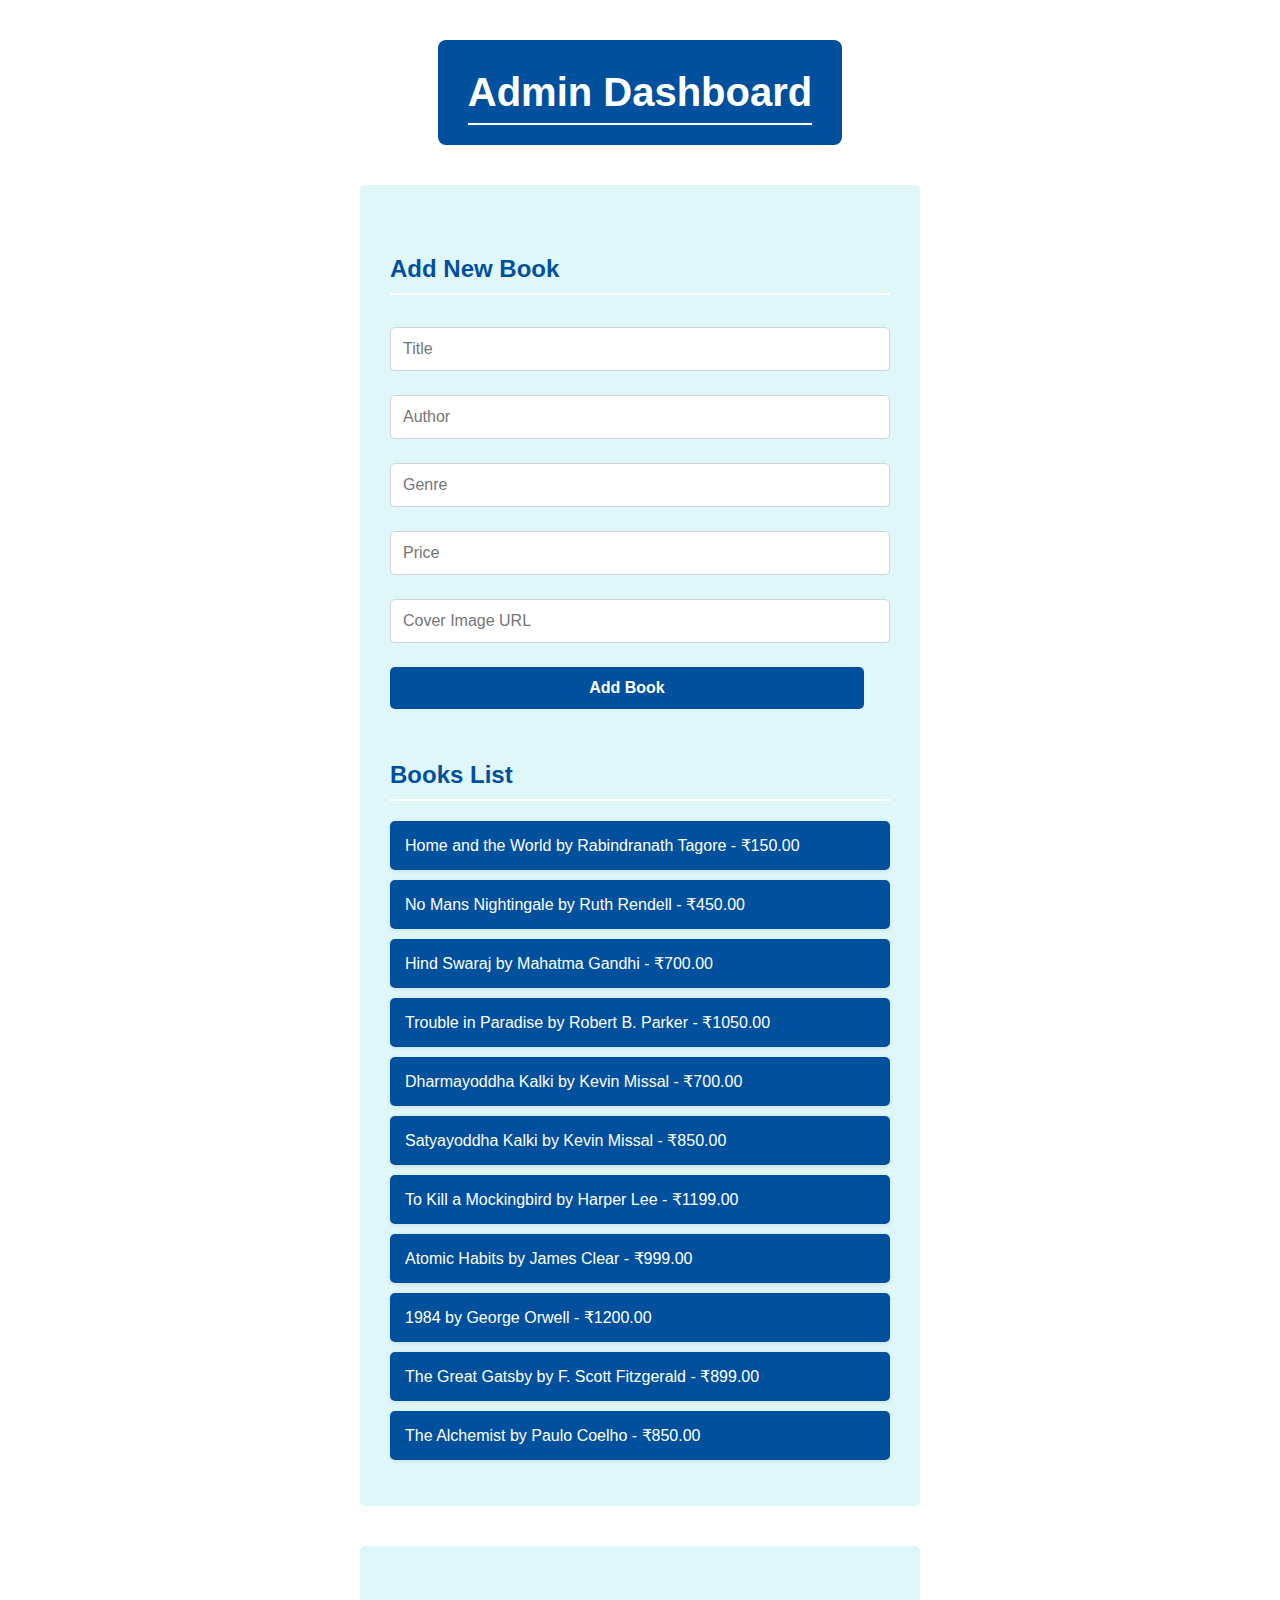
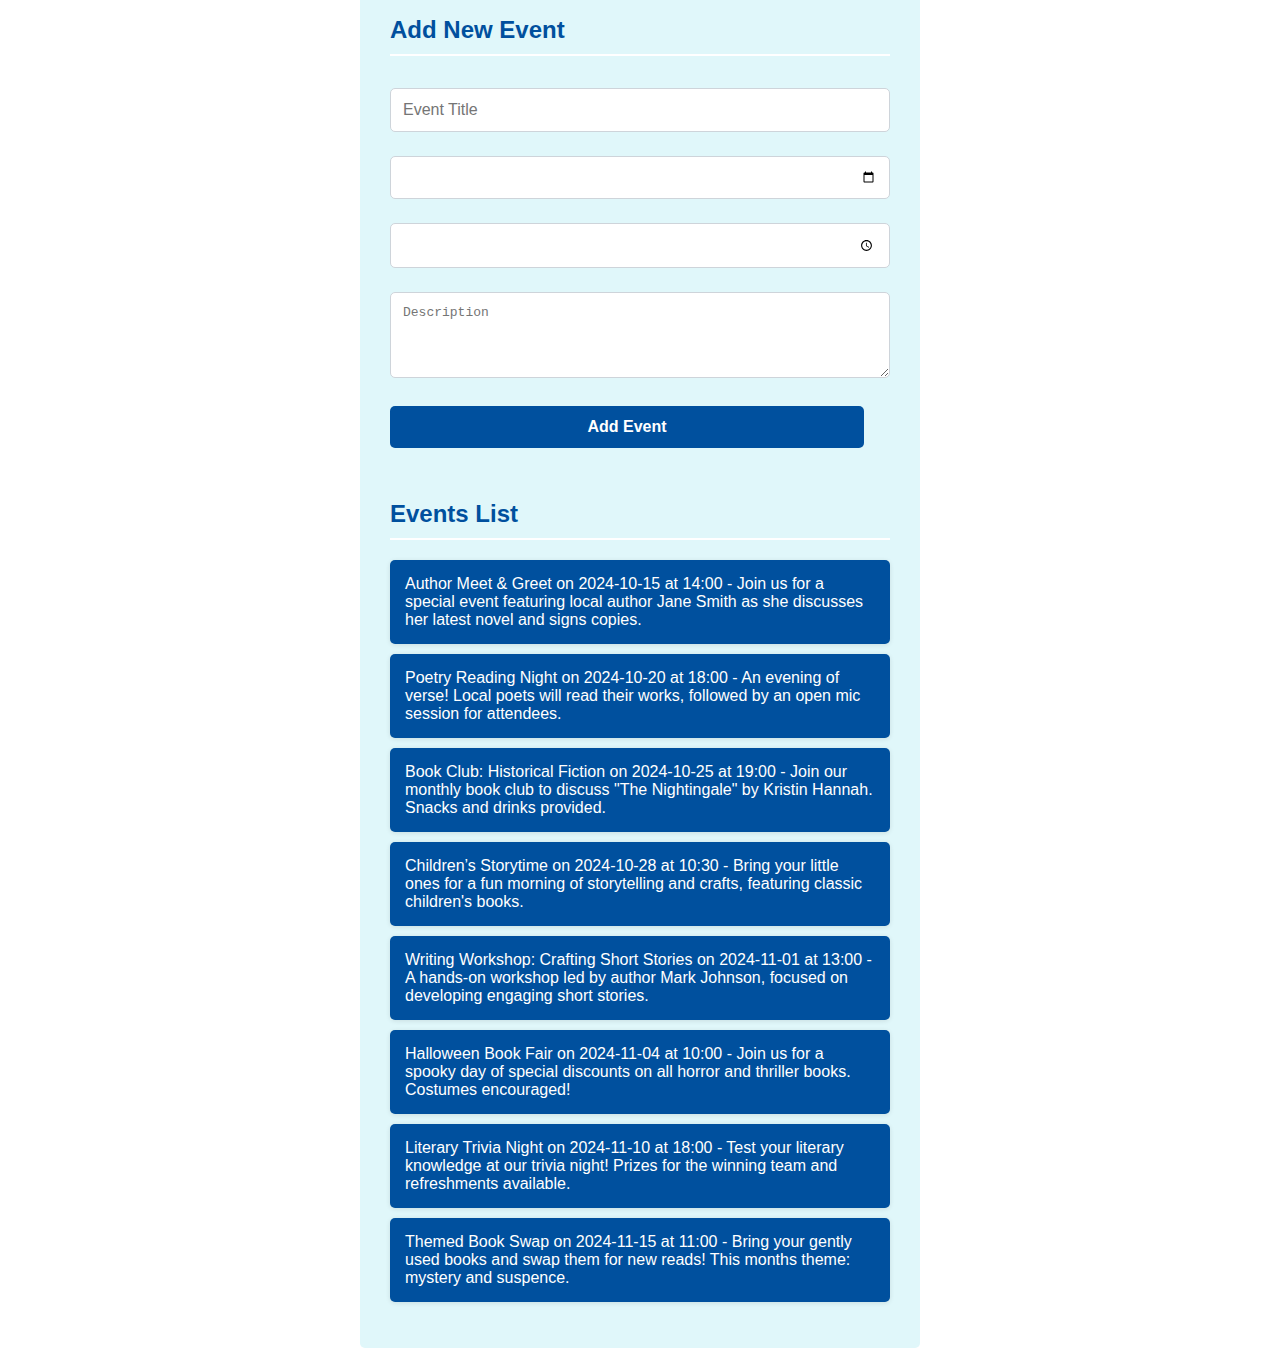
<file: Admindashboard.html>
<!DOCTYPE html>
<html lang="en">
<head>
    <meta charset="UTF-8">
    <meta name="viewport" content="width=device-width, initial-scale=1.0">
    <title>Admin Dashboard - Bookstore</title>
    <style>
        body {
            font-family: 'Roboto', sans-serif;
            margin: 0;
            padding: 40px; /* Increased padding */
            background: linear-gradient(to left, #ffffff, #ffffff); /* Light blue gradient */
            display: flex;
            flex-direction: column; /* Vertical layout */
            align-items: center;
            height: 100vh;
            text-align: center;
        }
        header {
            background-color: #00509e; /* Office blue */
            color: white;
            padding: 30px; /* Increased padding */
            border-radius: 8px;
            margin-bottom: 40px; /* Increased margin */
        }
        h1 {
            position: relative; /* Position relative for the pseudo-element */
            margin: 0;
            font-size: 2.5em;
        }
        h1::after {
            content: ""; /* Create an empty content for the pseudo-element */
            display: block; /* Make it a block element */
            width: 100%; /* Full width */
            height: 2px; /* Height of the underline */
            background-color: white; /* Color of the underline */
            position: absolute; /* Position it absolutely */
            left: 0; /* Align to the left */
            bottom: -10px; /* Adjust the distance from the text */
        }
        h2 {
            color: #00509e;
            border-bottom: 2px solid white;
            padding-bottom: 10px; /* Increased padding */
            margin-top: 40px; /* Increased margin */
        }
        .form-group {
            background: #e0f7fa; /* Office blue */
            border-radius: 5px;
            padding: 30px; /* Increased padding */
            box-shadow: 0 2px 10px rgba(255, 255, 255, 0.2);
            margin-bottom: 40px; /* Increased margin for spacing between boxes */
            color: white;
            width: 100%;
            max-width: 500px;
            text-align: left; /* Align text to the left */
        }
        input, textarea, button {
            padding: 12px; /* Increased padding */
            margin: 12px 0; /* Increased margin */
            border: 1px solid #ced4da;
            border-radius: 5px;
            width: calc(100% - 26px);
            font-size: 1em;
            transition: border-color 0.3s;
            background: #ffffff; /* Input background */
            color: #ffffff; /* Input text color */
        }
        input:focus, textarea:focus {
            border-color: white;
            outline: none;
        }
        button {
            background-color: #00509e;
            color: #ffffff; /* Office blue */
            border: none;
            cursor: pointer;
            font-weight: bold;
            transition: background-color 0.3s, transform 0.2s;
        }
        button:hover {
            background-color: #e2e6ea; /* Light gray for hover */
            transform: scale(1.05);
        }
        ul {
            list-style-type: none;
            padding: 0;
            color: white; /* List text color */
        }
        li {
            background-color: #00509e; /* Semi-transparent white */
            padding: 15px;
            margin: 10px 0; /* Increased margin */
            border-radius: 5px;
            box-shadow: 0 1px 5px rgba(0, 0, 0, 0.1);
            display: flex;
            justify-content: space-between;
            align-items: center;
            color: #ffffff; /* List item text color */
        }
        .delete-button {
            background-color: #dc3545; /* Red */
            color: white;
            border: none;
            padding: 5px 10px;
            border-radius: 5px;
            cursor: pointer;
            transition: background-color 0.3s, transform 0.2s;
        }
        .delete-button:hover {
            background-color: #c82333;
            transform: scale(1.05);
        }
        @media (max-width: 600px) {
            .form-group {
                padding: 20px; /* Adjusted for smaller screens */
            }
            input, textarea, button {
                width: calc(100% - 18px);
            }
        }
    </style>
</head>
<body>
    <header>
        <h1>Admin Dashboard</h1>
    </header>

    <div class="form-group">
        <h2>Add New Book</h2>
        <input type="text" id="bookTitle" placeholder="Title" />
        <input type="text" id="bookAuthor" placeholder="Author" />
        <input type="text" id="bookGenre" placeholder="Genre" />
        <input type="number" id="bookPrice" placeholder="Price" />
        <input type="text" id="bookCoverImage" placeholder="Cover Image URL" />
        <button onclick="addBook()">Add Book</button>
        
        <h2>Books List</h2>
        <ul id="booksList"></ul>
    </div>

    <div class="form-group">
        <h2>Add New Event</h2>
        <input type="text" id="eventTitle" placeholder="Event Title" />
        <input type="date" id="eventDate" />
        <input type="time" id="eventTime" />
        <textarea id="eventDescription" placeholder="Description" rows="4"></textarea>
        <button onclick="addEvent()">Add Event</button>

        <h2>Events List</h2>
        <ul id="eventsList"></ul>
    </div>

    <script>
        // Predefined books
        const predefinedBooks = [
            { title: 'Home and the World', author: 'Rabindranath Tagore', price: 150.00 },
            { title: 'No Mans Nightingale', author: 'Ruth Rendell', price: 450.00 },
            { title: 'Hind Swaraj', author: 'Mahatma Gandhi', price: 700.00 },
            { title: 'Trouble in Paradise', author: 'Robert B. Parker', price: 1050.00 },
            { title: 'Dharmayoddha Kalki', author: 'Kevin Missal', price: 700.00 },
            { title: 'Satyayoddha Kalki', author: 'Kevin Missal', price: 850.00 },
            { title: 'To Kill a Mockingbird', author: 'Harper Lee', price: 1199.00 },
            { title: 'Atomic Habits', author: 'James Clear', price: 999.00 },
            { title: '1984', author: 'George Orwell', price: 1200.00 },
            { title: 'The Great Gatsby', author: 'F. Scott Fitzgerald', price: 899.00 },
            { title: 'The Alchemist', author: 'Paulo Coelho', price: 850.00 },
        ];

        // Predefined events
        const predefinedEvents = [
            { title: 'Author Meet & Greet', date: '2024-10-15', time: '14:00', description: 'Join us for a special event featuring local author Jane Smith as she discusses her latest novel and signs copies.' },
            { title: 'Poetry Reading Night', date: '2024-10-20', time: '18:00', description: 'An evening of verse! Local poets will read their works, followed by an open mic session for attendees.' },
            { title: 'Book Club: Historical Fiction', date: '2024-10-25', time: '19:00', description: 'Join our monthly book club to discuss "The Nightingale" by Kristin Hannah. Snacks and drinks provided.' },
            { title: 'Children’s Storytime', date: '2024-10-28', time: '10:30', description: 'Bring your little ones for a fun morning of storytelling and crafts, featuring classic children\'s books.' },
            { title: 'Writing Workshop: Crafting Short Stories', date: '2024-11-01', time: '13:00', description: 'A hands-on workshop led by author Mark Johnson, focused on developing engaging short stories.' },
            { title: 'Halloween Book Fair', date: '2024-11-04', time: '10:00', description: 'Join us for a spooky day of special discounts on all horror and thriller books. Costumes encouraged!' },
            { title: 'Literary Trivia Night', date: '2024-11-10', time: '18:00', description: 'Test your literary knowledge at our trivia night! Prizes for the winning team and refreshments available.' },
            { title: 'Themed Book Swap', date: '2024-11-15', time: '11:00', description: 'Bring your gently used books and swap them for new reads! This months theme: mystery and suspence.'},
    ];

    // Function to add a book to the list
    function addBook() {
            const title = document.getElementById('bookTitle').value;
            const author = document.getElementById('bookAuthor').value;
            const price = parseFloat(document.getElementById('bookPrice').value);
            const coverImage = document.getElementById('bookCoverImage').value;

            if (title && author && !isNaN(price)) {
                const newBook = { title, author, price };
                predefinedBooks.push(newBook);
                displayBooks();
                clearBookInputs();
            } else {
                alert('Please fill in all fields correctly.');
            }
        }

        // Function to display books in the list
        function displayBooks() {
            const booksList = document.getElementById('booksList');
            booksList.innerHTML = '';
            predefinedBooks.forEach(book => {
                const li = document.createElement('li');
                li.textContent = `${book.title} by ${book.author} - ₹${book.price.toFixed(2)}`;
                booksList.appendChild(li);
            });
        }

        // Function to clear book input fields
        function clearBookInputs() {
            document.getElementById('bookTitle').value = '';
            document.getElementById('bookAuthor').value = '';
            document.getElementById('bookPrice').value = '';
            document.getElementById('bookCoverImage').value = '';
        }

        // Function to add an event to the list
        function addEvent() {
            const title = document.getElementById('eventTitle').value;
            const date = document.getElementById('eventDate').value;
            const time = document.getElementById('eventTime').value;
            const description = document.getElementById('eventDescription').value;

            if (title && date && time && description) {
                const newEvent = { title, date, time, description };
                predefinedEvents.push(newEvent);
                displayEvents();
                clearEventInputs();
            } else {
                alert('Please fill in all fields correctly.');
            }
        }

        // Function to display events in the list
        function displayEvents() {
            const eventsList = document.getElementById('eventsList');
            eventsList.innerHTML = '';
            predefinedEvents.forEach(event => {
                const li = document.createElement('li');
                li.textContent = `${event.title} on ${event.date} at ${event.time} - ${event.description}`;
                eventsList.appendChild(li);
            });
        }

        // Function to clear event input fields
        function clearEventInputs() {
            document.getElementById('eventTitle').value = '';
            document.getElementById('eventDate').value = '';
            document.getElementById('eventTime').value = '';
            document.getElementById('eventDescription').value = '';
        }

        // Display predefined books and events on page load
        window.onload = function() {
            displayBooks();
            displayEvents();
        };
    </script>
</body>
</html>
</file>
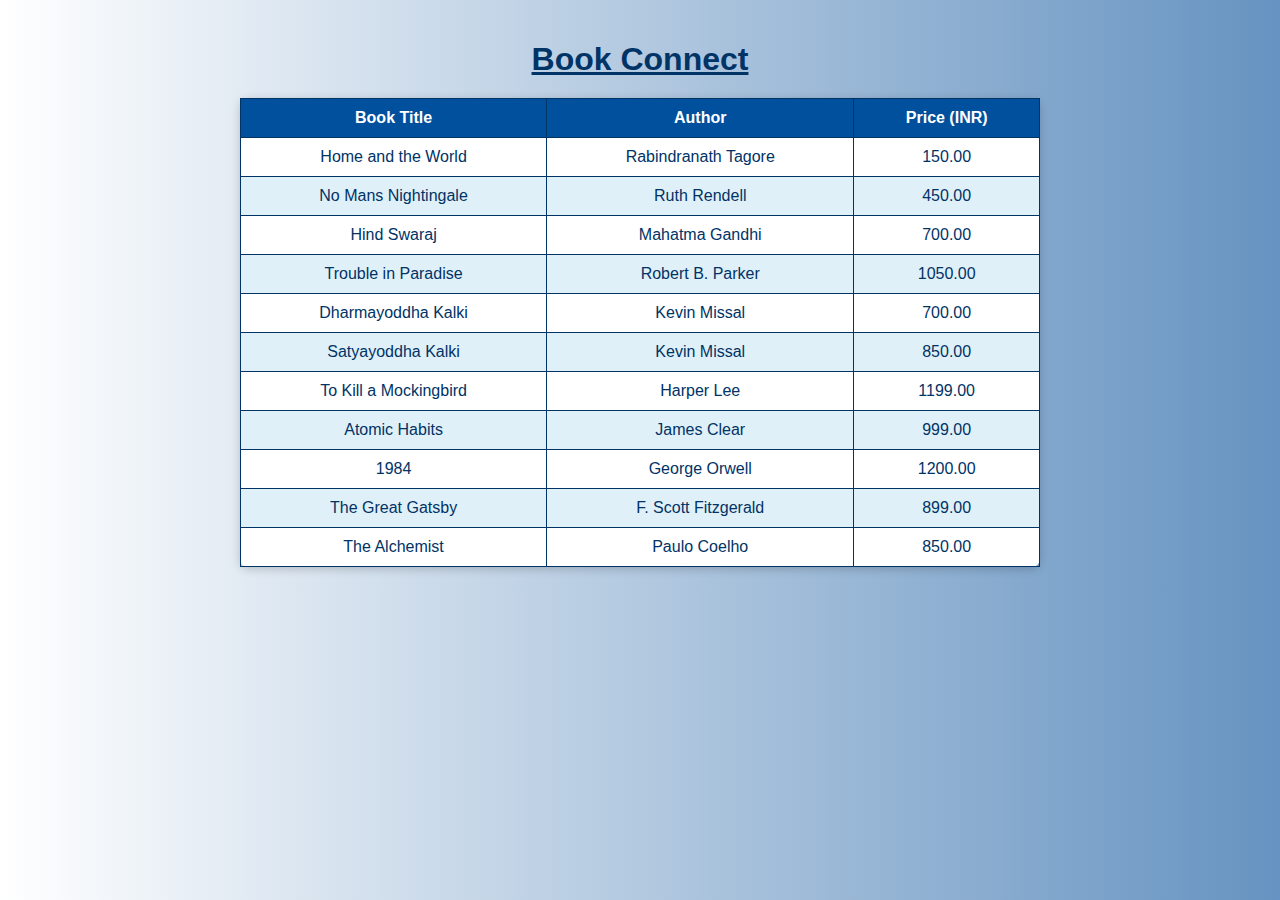
<file: Booklist.html>
<!DOCTYPE html>
<html lang="en">
<head>
    <meta charset="UTF-8">
    <meta name="viewport" content="width=device-width, initial-scale=1.0">
    <title>Book Connect</title>
    <style>
        body {
            font-family: Roboto, sans-serif;
            background: linear-gradient(to left, #6693c1, #ffffff); /* Light blue gradient */
            color: #003366; /* Dark blue text */
            margin: 0;
            padding: 20px;
        }
        h1 {
            text-align: center;
            margin-bottom: 20px;
            color: #003366; /* Dark blue for the heading */
            text-decoration: underline; /* Underline the heading */
        }
        table {
            width: 80%; /* Set table width to 80% of the parent container */
            max-width: 800px; /* Maximum width for the table */
            border-collapse: collapse;
            margin: 0 auto; /* Center the table */
            background-color: white; /* White background for the table */
            border-radius: 8px; /* Optional: Rounded corners */
            box-shadow: 0 2px 10px rgba(0, 0, 0, 0.2); /* Optional: Shadow for table */
        }
        th, td {
            border: 1px solid #003366; /* Dark blue border */
            padding: 10px;
            text-align: center;
        }
        th {
            background-color: #00509e; /* Slightly lighter blue for header */
            color: white; /* White text for header */
        }
        tr:nth-child(even) {
            background-color: #e0f0f8; /* Alternate row color */
        }
    </style>
</head>
<body>

    <h1>Book Connect</h1>
    <table>
        <thead>
            <tr>
                <th>Book Title</th>
                <th>Author</th>
                <th>Price (INR)</th>
            </tr>
        </thead>
        <tbody>
            <tr>
                <td>Home and the World</td>
                <td>Rabindranath Tagore</td>
                <td>150.00</td>
            </tr>
            <tr>
                <td>No Mans Nightingale</td>
                <td>Ruth Rendell</td>
                <td>450.00</td>
            </tr>
            <tr>
                <td>Hind Swaraj</td>
                <td>Mahatma Gandhi</td>
                <td>700.00</td>
            </tr>
            <tr>
                <td>Trouble in Paradise</td>
                <td>Robert B. Parker</td>
                <td>1050.00</td>
            </tr>
            <tr>
                <td>Dharmayoddha Kalki</td>
                <td>Kevin Missal</td>
                <td>700.00</td>
            </tr>
            <tr>
                <td>Satyayoddha Kalki</td>
                <td>Kevin Missal</td>
                <td>850.00</td>
            </tr>
            <tr>
                <td>To Kill a Mockingbird</td>
                <td>Harper Lee</td>
                <td>1199.00</td>
            </tr>
            <tr>
                <td>Atomic Habits</td>
                <td>James Clear</td>
                <td>999.00</td>
            </tr>
            <tr>
                <td>1984</td>
                <td>George Orwell</td>
                <td>1200.00</td>
            </tr>
            <tr>
                <td>The Great Gatsby</td>
                <td>F. Scott Fitzgerald</td>
                <td>899.00</td>
            </tr>
            <tr>
                <td>The Alchemist</td>
                <td>Paulo Coelho</td>
                <td>850.00</td>
            </tr>
        </tbody>
    </table>

</body>
</html>
</file>
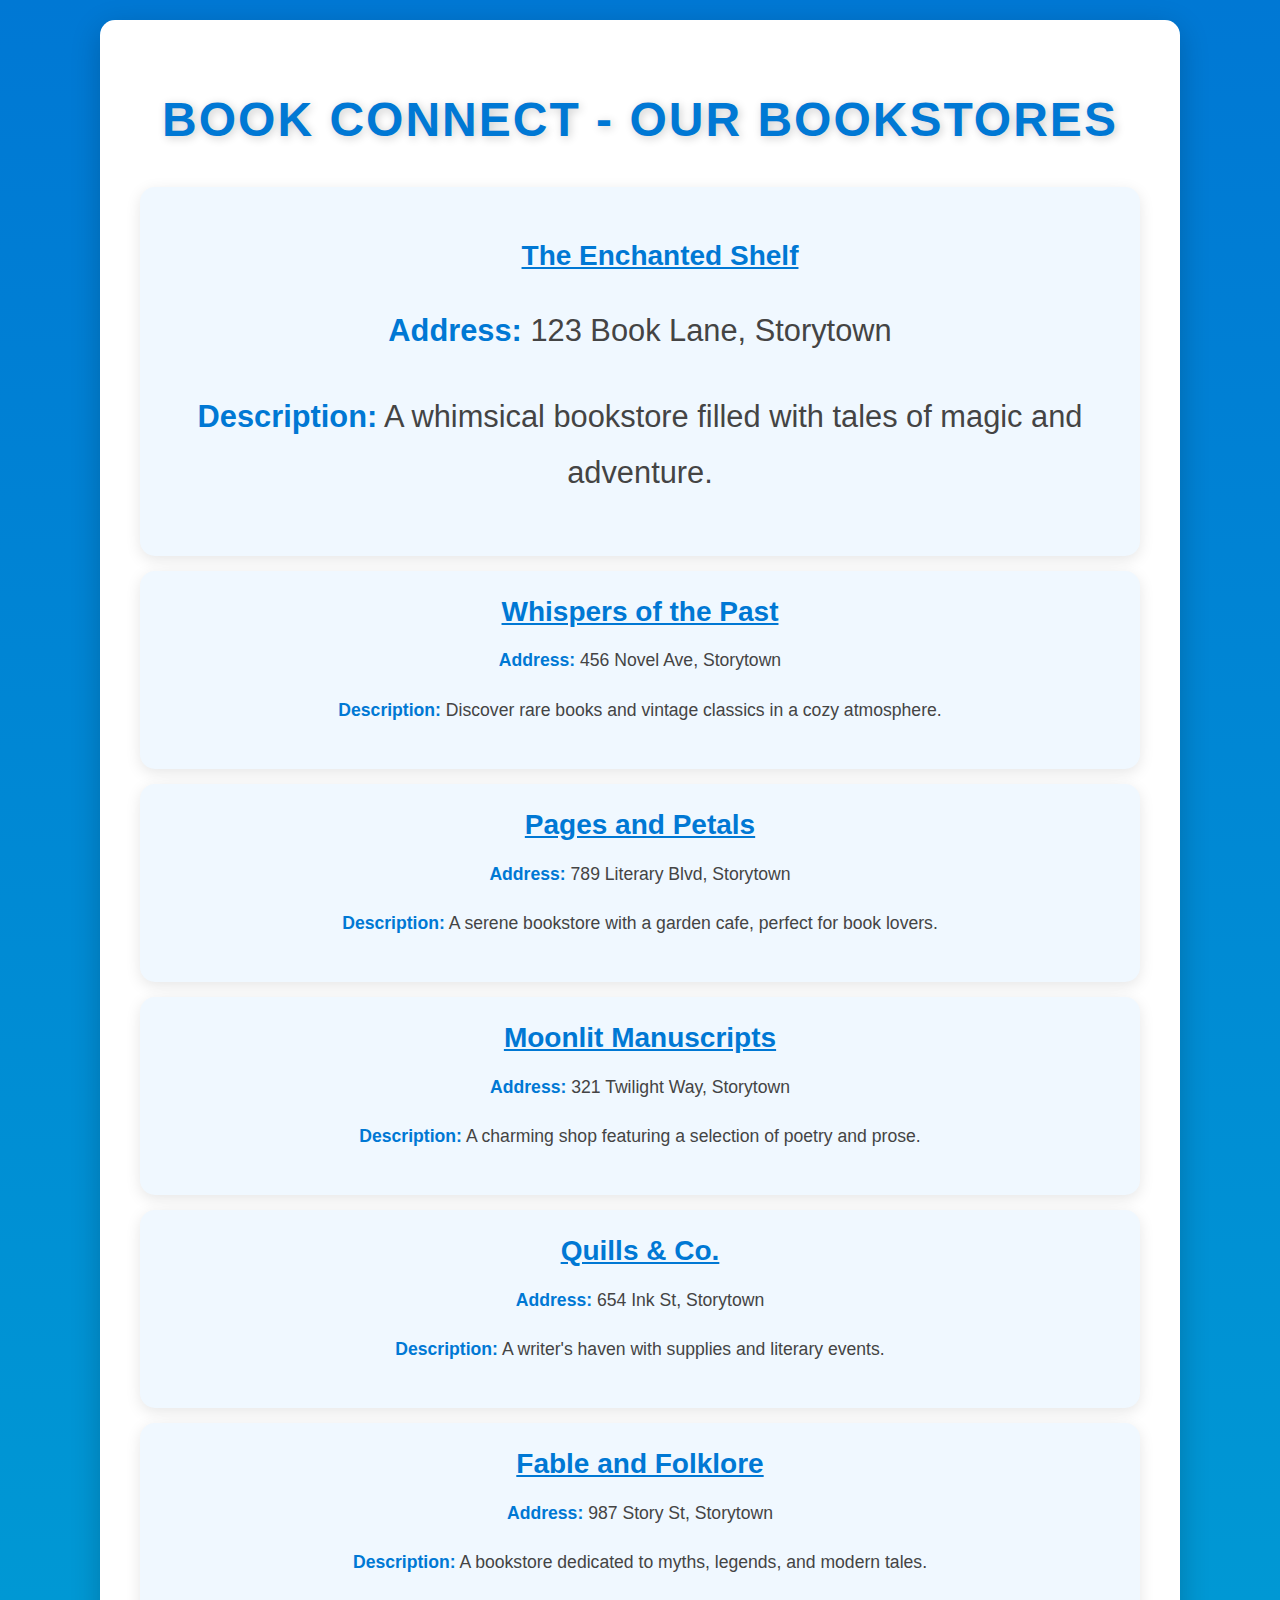
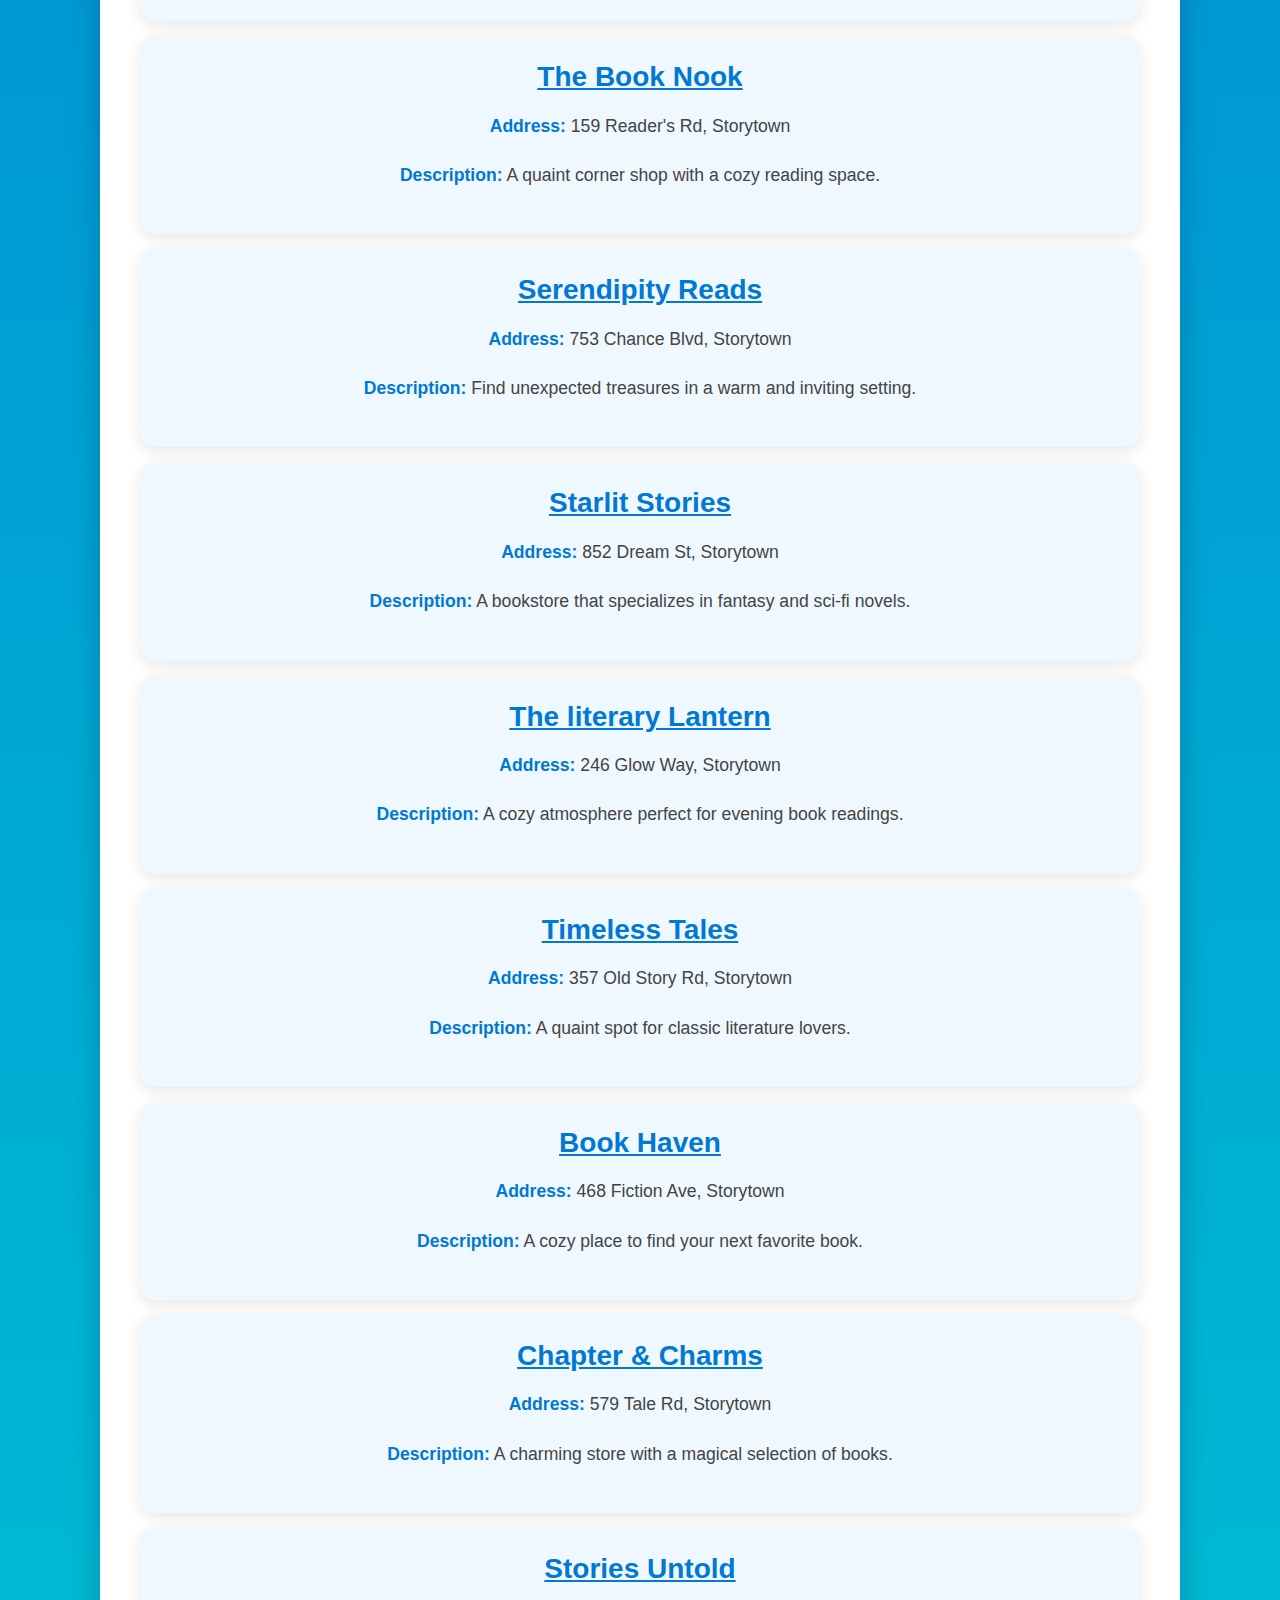
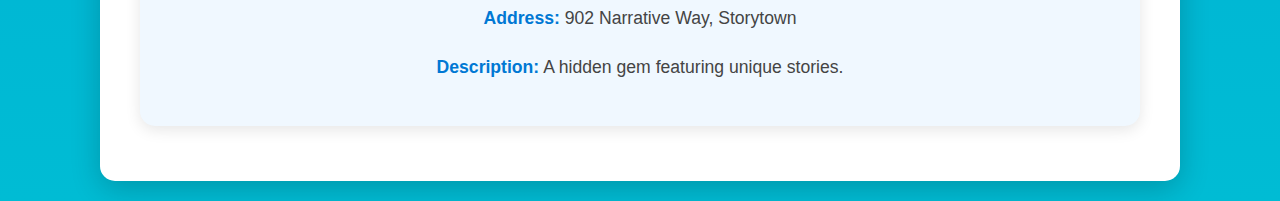
<file: bookstores.html>
<!DOCTYPE html>
<html lang="en">
<head>
    <meta charset="UTF-8">
    <meta name="viewport" content="width=device-width, initial-scale=1.0">
    <title>Book Connect</title>
    <style>
        /* Global styles */
        body {
            font-family: 'Roboto', sans-serif;
            margin: 0;
            padding: 0;
            background: linear-gradient(to bottom, #0078d4, #00bcd4); /* Subtle blue gradient */
            display: flex;
            justify-content: center;
            align-items: center;
            min-height: 100vh;
            color: #333;
        }

        /* Container for main content */
        .container {
            background-color: #fff;
            border-radius: 15px;
            padding: 40px;
            box-shadow: 0 8px 30px rgba(0, 0, 0, 0.2);
            max-width: 1000px;
            margin: 20px;
            width: 90%; /* Responsive design */
            text-align: center;
            animation: fadeIn 1.5s ease-in-out; /* Smooth fade-in animation */
        }

        /* Title header styling */
        h1 {
            color: #0078d4;
            font-size: 3em;
            margin-bottom: 40px;
            font-weight: 700;
            letter-spacing: 2px;
            text-transform: uppercase;
            text-shadow: 2px 2px 10px rgba(0, 0, 0, 0.2); /* Shadow for the title */
        }

        /* Individual bookstore card styling */
        .bookstore {
            background: #f0f8ff; /* Very light blue for bookstore cards */
            border-radius: 15px;
            padding: 25px;
            margin: 15px 0;
            box-shadow: 0 4px 15px rgba(0, 0, 0, 0.1);
            transition: all 0.3s ease; /* Smooth transition for hover effect */
        }

        /* Hover effect on bookstore cards */
        .bookstore:hover {
            transform: translateY(-10px); /* Lifts the card when hovered */
            box-shadow: 0 6px 25px rgba(0, 0, 0, 0.2); /* Elevates shadow */
        }

        /* Bookstore title */
        .bookstore h2 {
            color: #0078d4;
            font-size: 1.8em;
            margin-bottom: 15px;
            padding-bottom: 10px;
            border-bottom: 2px solid #00bcd4; /* Border underline for separation */
        }

        /* Bookstore address and description */
        .bookstore p {
            font-size: 1.1em;
            line-height: 1.8;
            color: #444;
        }

        /* Accent for strong text */
        .bookstore p strong {
            font-weight: bold;
            color: #0078d4; /* Highlighted text */
        }

        /* Subtle fade-in animation */
        @keyframes fadeIn {
            0% {
                opacity: 0;
                transform: translateY(20px);
            }
            100% {
                opacity: 1;
                transform: translateY(0);
            }
        }

        /* Media query for smaller screens */
        @media (max-width: 768px) {
            h1 {
                font-size: 2.2em;
            }

            .container {
                padding: 20px;
            }

            .bookstore {
                padding: 15px;
            }
        }
    </style>
</head>
<body>

    <div class="container">
        <h1>Book Connect - Our Bookstores</h1>

        <div class="bookstore" style="font-size: 28px; color: rgb(0,120,212);">
            <nav>
                <ul>
                    <a href="frontpage.html" style="font-weight: bold; color: rgb(0,120,212); font-size: 28px;">The Enchanted Shelf</a>
                </ul>
            </nav>
        
            <p><strong>Address:</strong> 123 Book Lane, Storytown</p>
            <p><strong>Description:</strong> A whimsical bookstore filled with tales of magic and adventure.</p>
        </div>

        <div class="bookstore">
            <a href="frontpage.html" style="font-weight: bold; color: rgb(0,120,212); font-size: 28px;">Whispers of the Past</a>
            <p><strong>Address:</strong> 456 Novel Ave, Storytown</p>
            <p><strong>Description:</strong> Discover rare books and vintage classics in a cozy atmosphere.</p>
        </div>

        <div class="bookstore">
            <a href="frontpage.html" style="font-weight: bold; color: rgb(0,120,212); font-size: 28px;">Pages and Petals</a>
            <p><strong>Address:</strong> 789 Literary Blvd, Storytown</p>
            <p><strong>Description:</strong> A serene bookstore with a garden cafe, perfect for book lovers.</p>
        </div>

        <div class="bookstore">
            <a href="frontpage.html" style="font-weight: bold; color: rgb(0,120,212); font-size: 28px;">Moonlit Manuscripts</a>
            <p><strong>Address:</strong> 321 Twilight Way, Storytown</p>
            <p><strong>Description:</strong> A charming shop featuring a selection of poetry and prose.</p>
        </div>

        <div class="bookstore">
            <a href="frontpage.html" style="font-weight: bold; color: rgb(0,120,212); font-size: 28px;">Quills & Co.</a>
            <p><strong>Address:</strong> 654 Ink St, Storytown</p>
            <p><strong>Description:</strong> A writer's haven with supplies and literary events.</p>
        </div>

        <div class="bookstore">
            <a href="frontpage.html" style="font-weight: bold; color: rgb(0,120,212); font-size: 28px;">Fable and Folklore</a>
            <p><strong>Address:</strong> 987 Story St, Storytown</p>
            <p><strong>Description:</strong> A bookstore dedicated to myths, legends, and modern tales.</p>
        </div>

        <div class="bookstore">
            <a href="frontpage.html" style="font-weight: bold; color: rgb(0,120,212); font-size: 28px;">The Book Nook</a>
            <p><strong>Address:</strong> 159 Reader's Rd, Storytown</p>
            <p><strong>Description:</strong> A quaint corner shop with a cozy reading space.</p>
        </div>

        <div class="bookstore">
            <a href="frontpage.html" style="font-weight: bold; color: rgb(0,120,212); font-size: 28px;">Serendipity Reads</a>
            <p><strong>Address:</strong> 753 Chance Blvd, Storytown</p>
            <p><strong>Description:</strong> Find unexpected treasures in a warm and inviting setting.</p>
        </div>

        <div class="bookstore">
            <a href="frontpage.html" style="font-weight: bold; color: rgb(0,120,212); font-size: 28px;">Starlit Stories</a>
            <p><strong>Address:</strong> 852 Dream St, Storytown</p>
            <p><strong>Description:</strong> A bookstore that specializes in fantasy and sci-fi novels.</p>
        </div>

        <div class="bookstore">
            <a href="frontpage.html" style="font-weight: bold; color: rgb(0,120,212); font-size: 28px;">The literary Lantern</a>
            <p><strong>Address:</strong> 246 Glow Way, Storytown</p>
            <p><strong>Description:</strong> A cozy atmosphere perfect for evening book readings.</p>
        </div>

        <div class="bookstore">
            <a href="frontpage.html" style="font-weight: bold; color: rgb(0,120,212); font-size: 28px;">Timeless Tales</a>
            <p><strong>Address:</strong> 357 Old Story Rd, Storytown</p>
            <p><strong>Description:</strong> A quaint spot for classic literature lovers.</p>
        </div>

        <div class="bookstore">
            <a href="frontpage.html" style="font-weight: bold; color: rgb(0,120,212); font-size: 28px;">Book Haven</a>
            <p><strong>Address:</strong> 468 Fiction Ave, Storytown</p>
            <p><strong>Description:</strong> A cozy place to find your next favorite book.</p>
        </div>

        <div class="bookstore">
            <a href="frontpage.html" style="font-weight: bold; color: rgb(0,120,212); font-size: 28px;">Chapter & Charms</a>
            <p><strong>Address:</strong> 579 Tale Rd, Storytown</p>
            <p><strong>Description:</strong> A charming store with a magical selection of books.</p>
        </div>

    
        <div class="bookstore">
            <a href="frontpage.html" style="font-weight: bold; color: rgb(0,120,212); font-size: 28px;">Stories Untold</a>
            <p><strong>Address:</strong> 902 Narrative Way, Storytown</p>
            <p><strong>Description:</strong> A hidden gem featuring unique stories.</p>
        </div>
    </div>

</body>
</html>
</file>
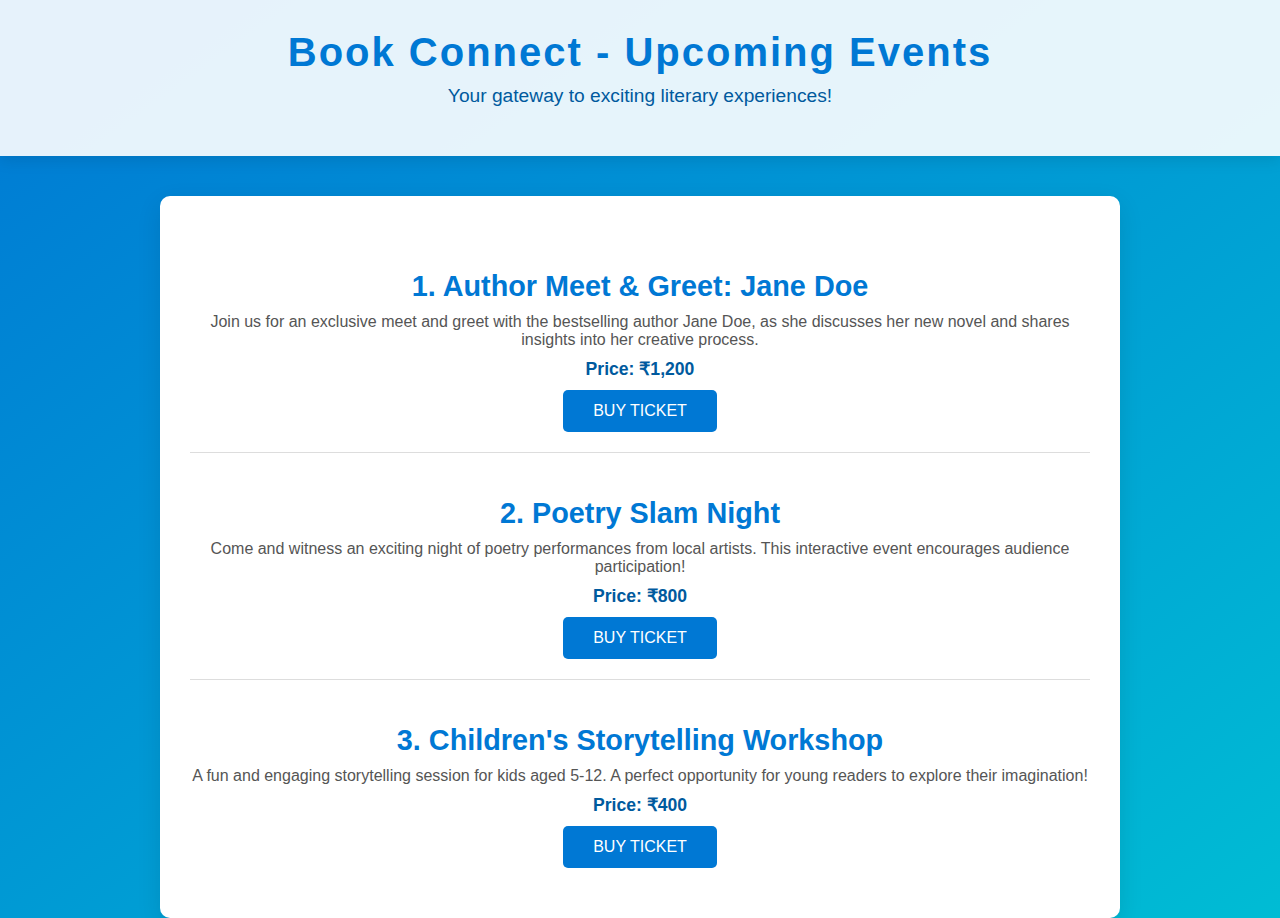
<file: event.html>
<!DOCTYPE html>
<html lang="en">
<head>
    <meta charset="UTF-8">
    <meta name="viewport" content="width=device-width, initial-scale=1.0">
    <title>Upcoming Events - Book Connect</title>
    <style>
        /* General Styling */
        body {
            font-family: 'Roboto', sans-serif;
            margin: 0;
            padding: 0;
            background: linear-gradient(to bottom right, #0078d4, #00bcd4); /* Gradient background */
            color: #333; /* Slightly darker text for contrast */
            text-align: center;
        }

        /* Header */
        header {
            background-color: rgba(255, 255, 255, 0.9); /* Transparent white for header */
            padding: 30px;
            box-shadow: 0 4px 15px rgba(0, 0, 0, 0.1); /* Subtle shadow */
            margin-bottom: 40px;
        }

        h1 {
            font-size: 2.5rem;
            color: #0078d4; /* Office Blue */
            margin: 0;
            font-weight: 700;
            letter-spacing: 2px;
        }

        header p {
            font-size: 1.2rem;
            color: #005a9e; /* Darker blue */
            margin-top: 10px;
        }

        /* Event List Section */
        .event-list {
            max-width: 900px;
            margin: 0 auto;
            background-color: #ffffff;
            padding: 30px;
            border-radius: 10px;
            box-shadow: 0 8px 25px rgba(0, 0, 0, 0.1); /* Soft shadow */
        }

        /* Individual Event */
        .event {
            border-bottom: 1px solid #ddd;
            padding: 20px 0;
            transition: all 0.3s ease-in-out;
        }

        .event:last-child {
            border-bottom: none;
        }

        /* Hover effect for event cards */
        .event:hover {
            background-color: #f0f8ff;
            transform: translateY(-5px); /* Slight lift on hover */
            box-shadow: 0 4px 20px rgba(0, 0, 0, 0.1);
        }

        .event-title {
            font-size: 1.8rem;
            color: #0078d4;
            margin-bottom: 10px;
        }

        .event-description {
            font-size: 1rem;
            color: #555;
            margin: 10px 0;
        }

        .event-price {
            font-weight: bold;
            font-size: 1.1rem;
            color: #005a9e; /* Darker blue */
            margin: 10px 0;
        }

        /* Buy Button with Animation */
        .buy-button {
            display: inline-block;
            padding: 12px 30px;
            background-color: #0078d4;
            color: white;
            border: none;
            border-radius: 5px;
            font-size: 1rem;
            cursor: pointer;
            text-transform: uppercase;
            transition: background-color 0.3s ease-in-out, transform 0.3s ease-in-out;
        }

        .buy-button:hover {
            background-color: #005a9e; /* Darker blue */
            transform: scale(1.1); /* Slight zoom on hover */
        }

        .buy-button:active {
            transform: scale(0.95); /* Slight shrink on click */
        }

        /* Responsive Design */
        @media (max-width: 768px) {
            h1 {
                font-size: 2rem;
            }

            .event-title {
                font-size: 1.5rem;
            }

            .event-description {
                font-size: 0.9rem;
            }

            .buy-button {
                padding: 10px 20px;
                font-size: 0.9rem;
            }
        }
    </style>
</head>
<body>

    <!-- Header Section -->
    <header>
        <h1>Book Connect - Upcoming Events</h1>
        <p>Your gateway to exciting literary experiences!</p>
    </header>

    <!-- Event Section -->
    <div class="event-list">
        <div class="event">
            <h2 class="event-title">1. Author Meet & Greet: Jane Doe</h2>
            <p class="event-description">Join us for an exclusive meet and greet with the bestselling author Jane Doe, as she discusses her new novel and shares insights into her creative process.</p>
            <p class="event-price">Price: ₹1,200</p> <!-- Updated price -->
            <button class="buy-button">Buy Ticket</button>
        </div>

        <div class="event">
            <h2 class="event-title">2. Poetry Slam Night</h2>
            <p class="event-description">Come and witness an exciting night of poetry performances from local artists. This interactive event encourages audience participation!</p>
            <p class="event-price">Price: ₹800</p> <!-- Updated price -->
            <button class="buy-button">Buy Ticket</button>
        </div>

        <div class="event">
            <h2 class="event-title">3. Children's Storytelling Workshop</h2>
            <p class="event-description">A fun and engaging storytelling session for kids aged 5-12. A perfect opportunity for young readers to explore their imagination!</p>
            <p class="event-price">Price: ₹400</p> <!-- Updated price -->
            <button class="buy-button">Buy Ticket</button>
        </div>
    </div>

</body>
</html>
</file>
